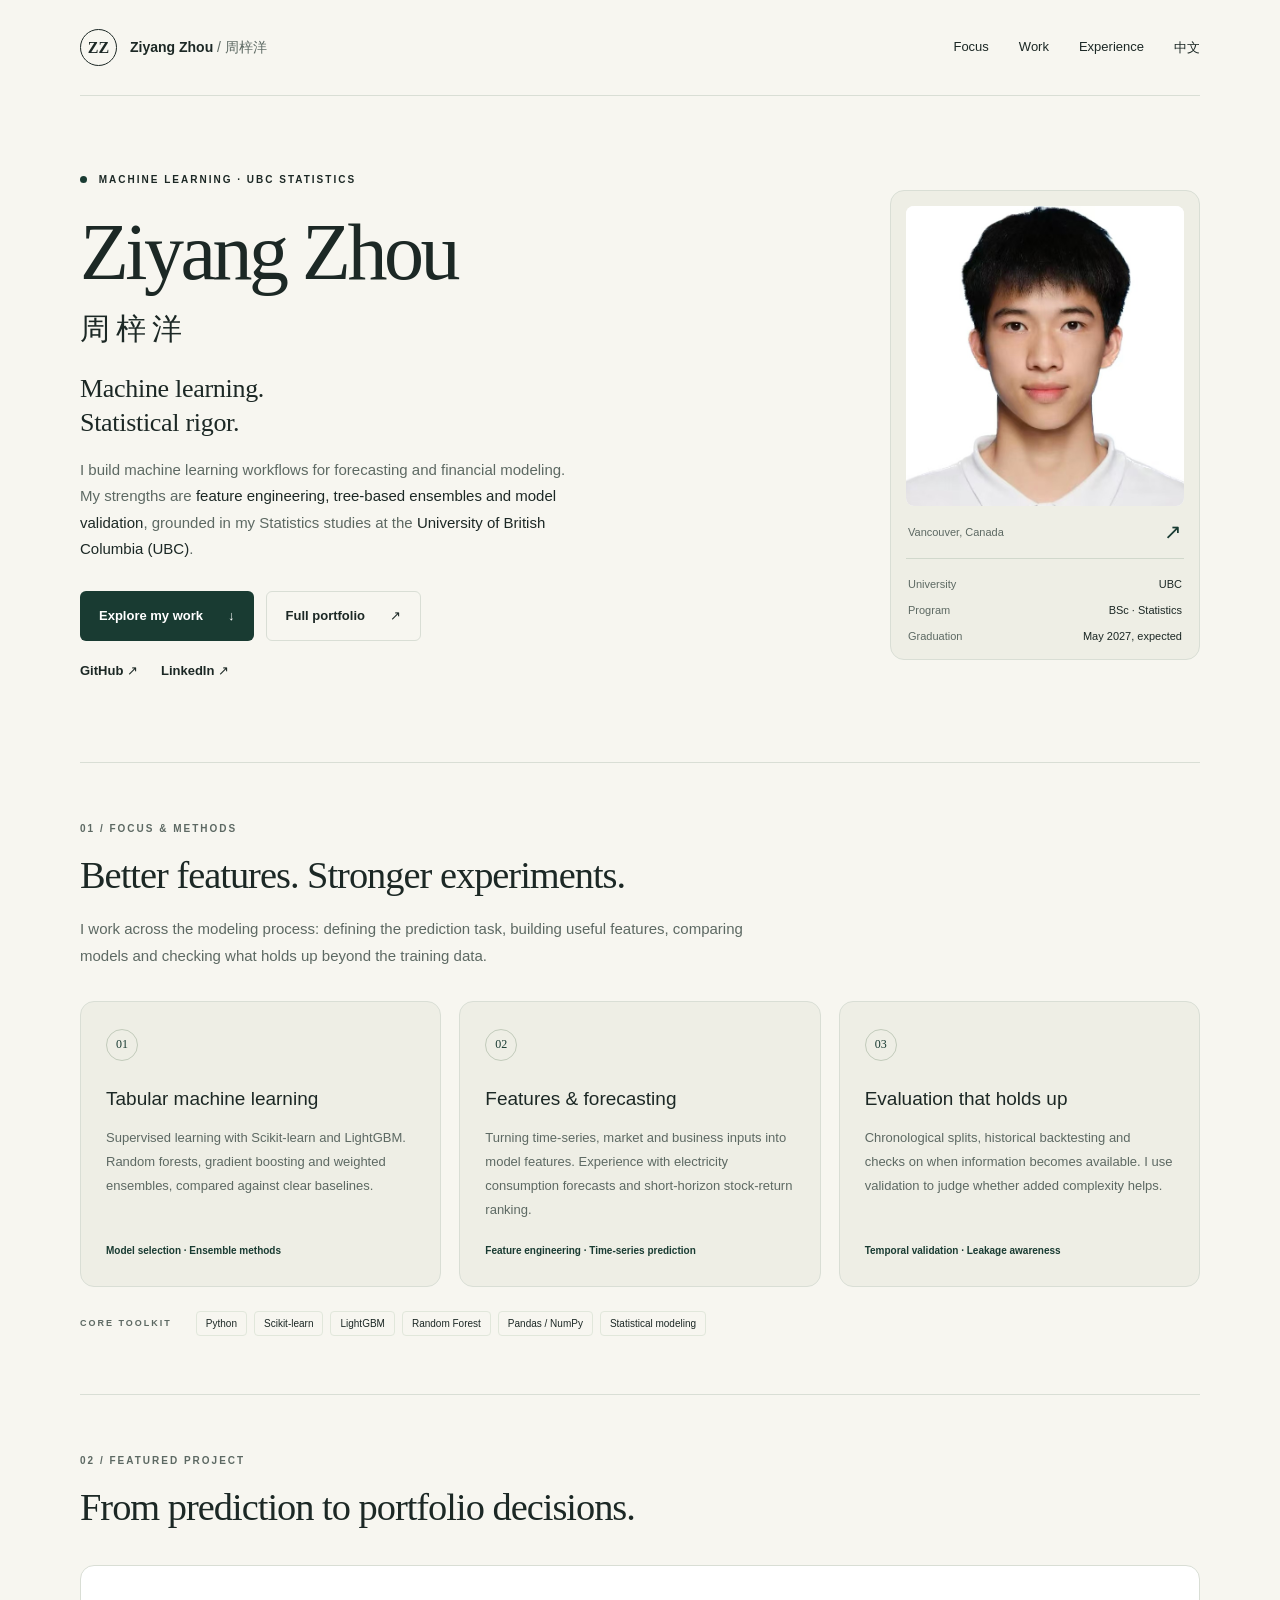
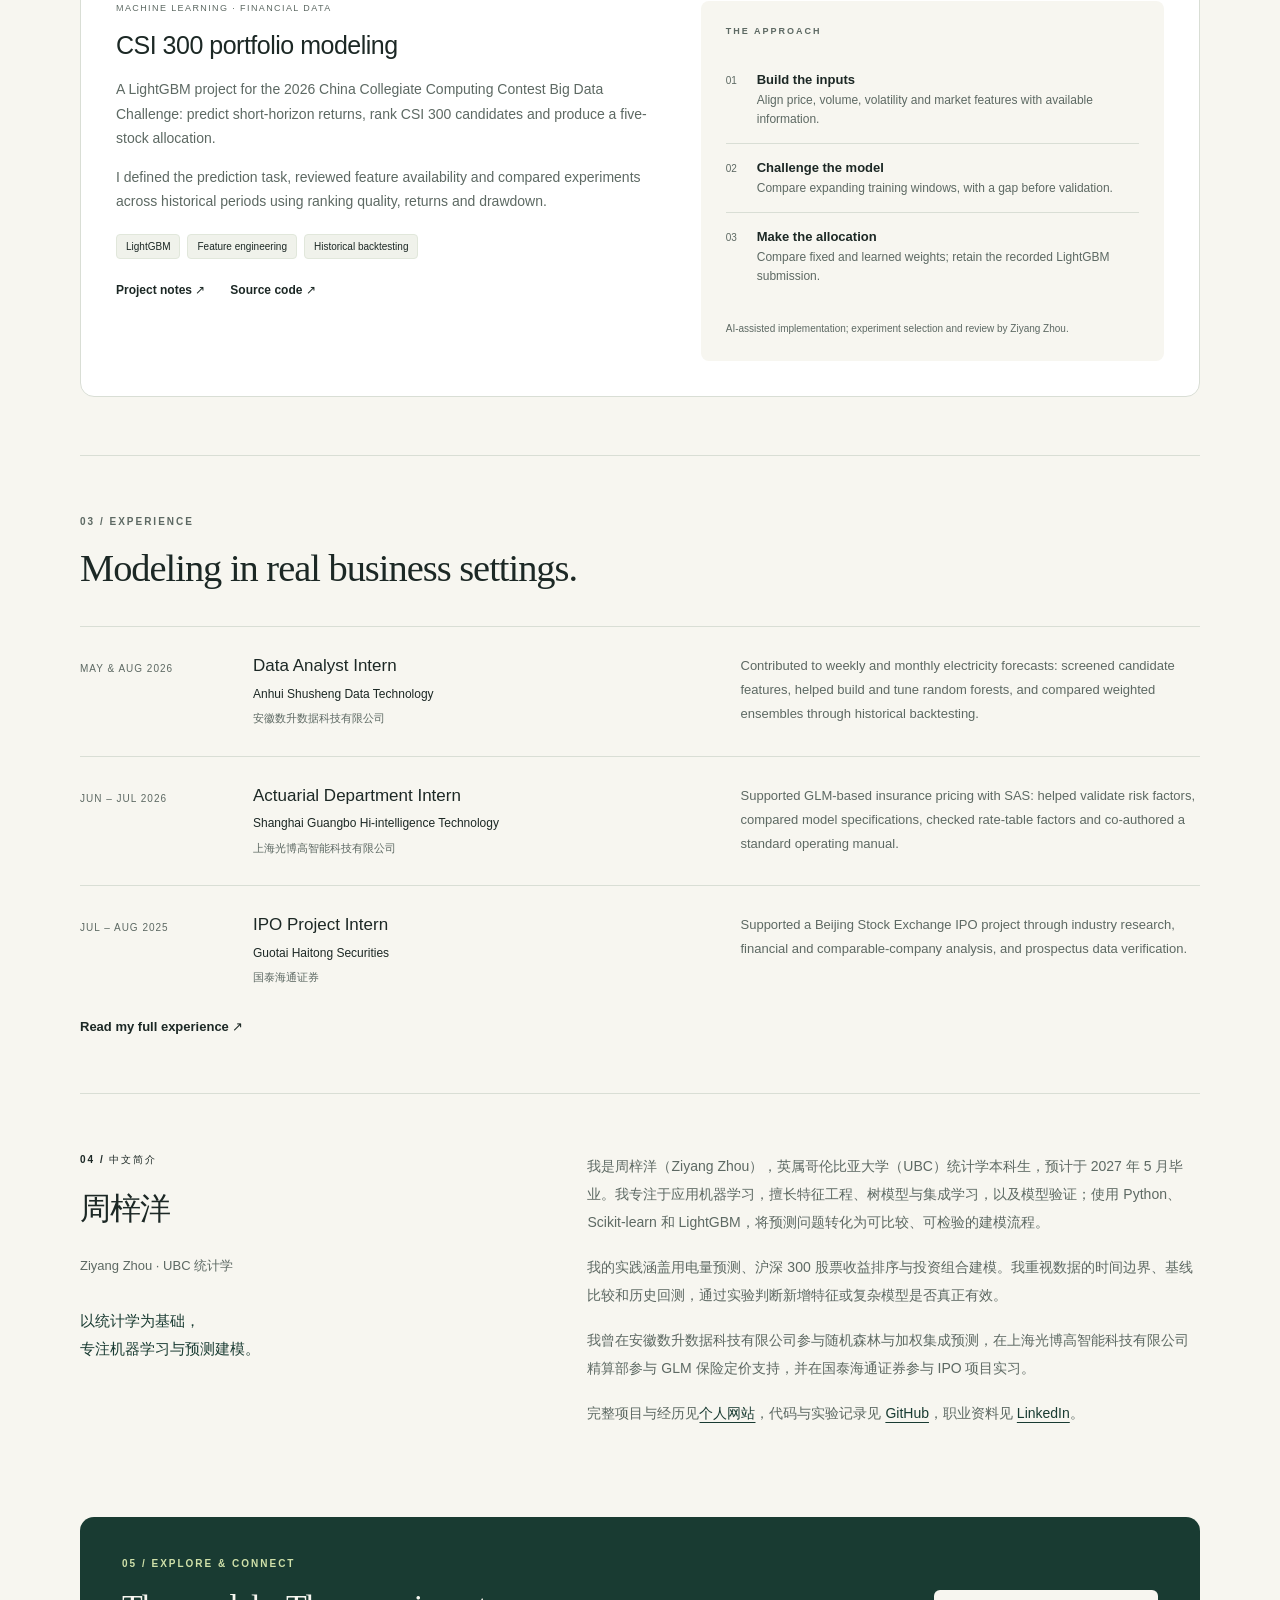
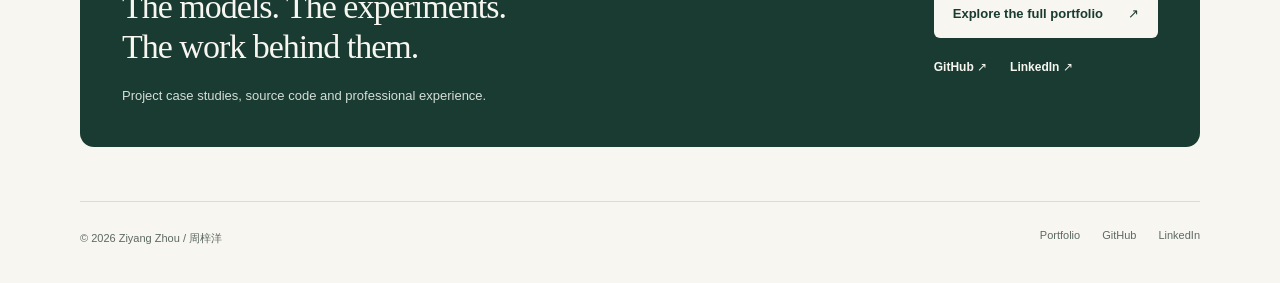
<file: index.html>
<!doctype html>
<html lang="en">
<head>
  <meta charset="utf-8">
  <meta name="viewport" content="width=device-width, initial-scale=1">
  <title>Ziyang Zhou (周梓洋) | Machine Learning · UBC Statistics</title>
  <meta name="description" content="Ziyang Zhou (周梓洋), UBC Statistics undergraduate focused on machine learning, feature engineering, tree ensembles and forecasting. Explore his models, projects and experience. 周梓洋，UBC 统计学，专注机器学习。">
  <meta name="author" content="Ziyang Zhou (周梓洋)">
  <meta name="google-site-verification" content="0de_2wKJBF3waGZEqocbaVvbZOpBc2Y_tY6AIkfnSMA">
  <meta name="robots" content="index, follow, max-image-preview:large, max-snippet:-1, max-video-preview:-1">
  <meta name="theme-color" content="#193b32">
  <link rel="canonical" href="https://asdzzyandzzy.github.io/">
  <link rel="icon" href="/favicon.svg" type="image/svg+xml">
  <link rel="stylesheet" href="/styles.css">
  <link rel="alternate" type="text/plain" href="/llms.txt" title="Public profile summary">
  <meta property="og:type" content="profile">
  <meta property="og:title" content="Ziyang Zhou (周梓洋) | Machine Learning · UBC Statistics">
  <meta property="og:description" content="Machine learning grounded in statistics. Feature engineering, tree ensembles, forecasting and model validation, with projects and experience from Ziyang Zhou (周梓洋).">
  <meta property="og:url" content="https://asdzzyandzzy.github.io/">
  <meta property="og:image" content="https://asdzzyandzzy.github.io/assets/portrait.jpg">
  <meta property="og:image:alt" content="Portrait of Ziyang Zhou (周梓洋)">
  <meta property="og:locale" content="en_CA">
  <meta property="og:locale:alternate" content="zh_CN">
  <meta name="twitter:card" content="summary">
  <meta name="twitter:title" content="Ziyang Zhou (周梓洋) | Machine Learning · UBC Statistics">
  <meta name="twitter:description" content="Applied machine learning, feature engineering and forecasting. Explore the work of Ziyang Zhou (周梓洋), a Statistics undergraduate at UBC.">
  <meta name="twitter:image" content="https://asdzzyandzzy.github.io/assets/portrait.jpg">
  <script type="application/ld+json">
  {
    "@context": "https://schema.org",
    "@graph": [
      {
        "@type": "ProfilePage",
        "@id": "https://asdzzyandzzy.github.io/#profile",
        "url": "https://asdzzyandzzy.github.io/",
        "name": "Ziyang Zhou (周梓洋) | Machine Learning · UBC Statistics",
        "dateCreated": "2026-10-05",
        "dateModified": "2026-10-06",
        "inLanguage": ["en", "zh-Hans"],
        "mainEntity": {"@id": "https://ziyangzhou.me/#person"},
        "hasPart": {"@id": "https://asdzzyandzzy.github.io/#csi300-project"}
      },
      {
        "@type": "Person",
        "@id": "https://ziyangzhou.me/#person",
        "name": "Ziyang Zhou",
        "alternateName": ["周梓洋", "Asdzzyandzzy"],
        "givenName": "Ziyang",
        "familyName": "Zhou",
        "url": "https://ziyangzhou.me/",
        "image": "https://asdzzyandzzy.github.io/assets/portrait.jpg",
        "description": "Ziyang Zhou (周梓洋) is a Statistics undergraduate at the University of British Columbia (UBC), focused on machine learning, feature engineering, tree ensembles, forecasting and model validation. BSc expected May 2027.",
        "knowsAbout": ["Machine learning", "Feature engineering", "Tree-based ensembles", "Time-series forecasting", "Model validation", "Python", "Scikit-learn", "LightGBM"],
        "affiliation": {
          "@type": "CollegeOrUniversity",
          "name": "University of British Columbia",
          "alternateName": ["UBC", "英属哥伦比亚大学"],
          "url": "https://www.ubc.ca/"
        },
        "sameAs": [
          "https://ziyangzhou.me/",
          "https://github.com/Asdzzyandzzy",
          "https://www.linkedin.com/in/ziyang-zhou-a9a16a391/"
        ]
      },
      {
        "@type": "CreativeWork",
        "@id": "https://asdzzyandzzy.github.io/#csi300-project",
        "name": "CSI 300 Portfolio Modeling Challenge",
        "url": "https://ziyangzhou.me/projects/csi300-portfolio-modeling-challenge/",
        "description": "A machine-learning competition project using LightGBM, time-aligned features and historical validation to rank CSI 300 stocks and produce a five-stock allocation. AI-assisted implementation, with experiment selection and review by Ziyang Zhou.",
        "author": {"@id": "https://ziyangzhou.me/#person"},
        "isPartOf": {"@id": "https://asdzzyandzzy.github.io/#profile"}
      }
    ]
  }
  </script>
</head>
<body>
  <a class="skip" href="#main">Skip to content</a>
  <header class="site-header wrap">
    <a class="brand" href="/" aria-label="Ziyang Zhou, home"><span class="monogram">ZZ</span><span>Ziyang Zhou <span lang="zh-Hans">/ 周梓洋</span></span></a>
    <nav aria-label="Main navigation">
      <a href="#focus">Focus</a>
      <a href="#work">Work</a>
      <a href="#experience">Experience</a>
      <a href="#about-cn" lang="zh-Hans">中文</a>
    </nav>
  </header>

  <main id="main" class="wrap">
    <section class="hero" aria-labelledby="name">
      <div class="hero-copy">
        <p class="eyebrow"><span class="dot"></span> MACHINE LEARNING · UBC STATISTICS</p>
        <h1 id="name">Ziyang Zhou<span lang="zh-Hans">周梓洋</span></h1>
        <p class="hero-lead">Machine learning.<br>Statistical rigor.</p>
        <p class="intro">I build machine learning workflows for forecasting and financial modeling. My strengths are <strong>feature engineering, tree-based ensembles and model validation</strong>, grounded in my Statistics studies at the <strong>University of British Columbia (UBC)</strong>.</p>
        <div class="hero-actions">
          <a class="button primary" href="#work">Explore my work <span aria-hidden="true">↓</span></a>
          <a class="button secondary" href="https://ziyangzhou.me/" rel="me">Full portfolio <span aria-hidden="true">↗</span></a>
        </div>
        <div class="profile-links"><a href="https://github.com/Asdzzyandzzy" rel="me">GitHub <span aria-hidden="true">↗</span></a><a href="https://www.linkedin.com/in/ziyang-zhou-a9a16a391/" rel="me">LinkedIn <span aria-hidden="true">↗</span></a></div>
      </div>
      <aside class="portrait-card" aria-label="Education at a glance">
        <div class="portrait-frame"><img src="/assets/portrait.jpg" alt="Ziyang Zhou (周梓洋), UBC Statistics student" width="671" height="675" fetchpriority="high"></div>
        <div class="portrait-caption"><span>Vancouver, Canada</span><span class="caption-mark" aria-hidden="true">↗</span></div>
        <dl class="education-facts">
          <div><dt>University</dt><dd>UBC</dd></div>
          <div><dt>Program</dt><dd>BSc · Statistics</dd></div>
          <div><dt>Graduation</dt><dd>May 2027, expected</dd></div>
        </dl>
      </aside>
    </section>

    <section id="focus" class="section" aria-labelledby="focus-heading">
      <div class="section-heading"><p class="eyebrow">01 / FOCUS &amp; METHODS</p><h2 id="focus-heading">Better features. Stronger experiments.</h2><p class="section-intro">I work across the modeling process: defining the prediction task, building useful features, comparing models and checking what holds up beyond the training data.</p></div>
      <div class="focus-grid">
        <article class="focus-card"><span class="focus-number" aria-hidden="true">01</span><h3>Tabular machine learning</h3><p>Supervised learning with Scikit-learn and LightGBM. Random forests, gradient boosting and weighted ensembles, compared against clear baselines.</p><p class="focus-detail">Model selection · Ensemble methods</p></article>
        <article class="focus-card"><span class="focus-number" aria-hidden="true">02</span><h3>Features &amp; forecasting</h3><p>Turning time-series, market and business inputs into model features. Experience with electricity consumption forecasts and short-horizon stock-return ranking.</p><p class="focus-detail">Feature engineering · Time-series prediction</p></article>
        <article class="focus-card"><span class="focus-number" aria-hidden="true">03</span><h3>Evaluation that holds up</h3><p>Chronological splits, historical backtesting and checks on when information becomes available. I use validation to judge whether added complexity helps.</p><p class="focus-detail">Temporal validation · Leakage awareness</p></article>
      </div>
      <div class="toolkit"><p class="eyebrow">CORE TOOLKIT</p><ul class="tags" aria-label="Core tools and methods"><li>Python</li><li>Scikit-learn</li><li>LightGBM</li><li>Random Forest</li><li>Pandas / NumPy</li><li>Statistical modeling</li></ul></div>
    </section>

    <section id="work" class="section" aria-labelledby="work-heading">
      <div class="section-heading"><p class="eyebrow">02 / FEATURED PROJECT</p><h2 id="work-heading">From prediction to portfolio decisions.</h2></div>
      <article id="csi300-project" class="project">
        <div class="project-description">
          <p class="project-kicker">MACHINE LEARNING · FINANCIAL DATA</p>
          <h3>CSI 300 portfolio modeling</h3>
          <p>A LightGBM project for the 2026 China Collegiate Computing Contest Big Data Challenge: predict short-horizon returns, rank CSI 300 candidates and produce a five-stock allocation.</p>
          <p class="project-contribution">I defined the prediction task, reviewed feature availability and compared experiments across historical periods using ranking quality, returns and drawdown.</p>
          <ul class="tags" aria-label="Project tools"><li>LightGBM</li><li>Feature engineering</li><li>Historical backtesting</li></ul>
          <div class="project-links"><a href="https://ziyangzhou.me/projects/csi300-portfolio-modeling-challenge/">Project notes <span aria-hidden="true">↗</span></a><a href="https://github.com/Asdzzyandzzy/2026-China-Collegiate-Computing-Contest-Big-Data-Challenge">Source code <span aria-hidden="true">↗</span></a></div>
        </div>
        <div class="project-method" aria-label="Project workflow">
          <p class="eyebrow">THE APPROACH</p>
          <ol><li><span>01</span><div><strong>Build the inputs</strong><br>Align price, volume, volatility and market features with available information.</div></li><li><span>02</span><div><strong>Challenge the model</strong><br>Compare expanding training windows, with a gap before validation.</div></li><li><span>03</span><div><strong>Make the allocation</strong><br>Compare fixed and learned weights; retain the recorded LightGBM submission.</div></li></ol>
          <p class="method-note">AI-assisted implementation; experiment selection and review by Ziyang Zhou.</p>
        </div>
      </article>
    </section>

    <section id="experience" class="section" aria-labelledby="experience-heading">
      <div class="section-heading"><p class="eyebrow">03 / EXPERIENCE</p><h2 id="experience-heading">Modeling in real business settings.</h2></div>
      <div class="experience-list">
        <article class="experience-row"><p class="date">MAY &amp; AUG 2026</p><div><h3>Data Analyst Intern</h3><p class="company">Anhui Shusheng Data Technology</p><p lang="zh-Hans" class="company-cn">安徽数升数据科技有限公司</p></div><p class="experience-summary">Contributed to weekly and monthly electricity forecasts: screened candidate features, helped build and tune random forests, and compared weighted ensembles through historical backtesting.</p></article>
        <article class="experience-row"><p class="date">JUN – JUL 2026</p><div><h3>Actuarial Department Intern</h3><p class="company">Shanghai Guangbo Hi-intelligence Technology</p><p lang="zh-Hans" class="company-cn">上海光博高智能科技有限公司</p></div><p class="experience-summary">Supported GLM-based insurance pricing with SAS: helped validate risk factors, compared model specifications, checked rate-table factors and co-authored a standard operating manual.</p></article>
        <article class="experience-row"><p class="date">JUL – AUG 2025</p><div><h3>IPO Project Intern</h3><p class="company">Guotai Haitong Securities</p><p lang="zh-Hans" class="company-cn">国泰海通证券</p></div><p class="experience-summary">Supported a Beijing Stock Exchange IPO project through industry research, financial and comparable-company analysis, and prospectus data verification.</p></article>
      </div>
      <a class="text-link section-link" href="https://ziyangzhou.me/experience/">Read my full experience <span aria-hidden="true">↗</span></a>
    </section>

    <section id="about-cn" class="section chinese-profile" lang="zh-Hans" aria-labelledby="chinese-heading">
      <div><p class="eyebrow">04 / 中文简介</p><h2 id="chinese-heading">周梓洋<br><span class="chinese-subtitle">Ziyang Zhou · UBC 统计学</span></h2><p class="chinese-focus">以统计学为基础，<br>专注机器学习与预测建模。</p></div>
      <div class="chinese-body"><p>我是周梓洋（Ziyang Zhou），英属哥伦比亚大学（UBC）统计学本科生，预计于 2027 年 5 月毕业。我专注于应用机器学习，擅长特征工程、树模型与集成学习，以及模型验证；使用 Python、Scikit-learn 和 LightGBM，将预测问题转化为可比较、可检验的建模流程。</p><p>我的实践涵盖用电量预测、沪深 300 股票收益排序与投资组合建模。我重视数据的时间边界、基线比较和历史回测，通过实验判断新增特征或复杂模型是否真正有效。</p><p>我曾在安徽数升数据科技有限公司参与随机森林与加权集成预测，在上海光博高智能科技有限公司精算部参与 GLM 保险定价支持，并在国泰海通证券参与 IPO 项目实习。</p><p>完整项目与经历见<a href="https://ziyangzhou.me/" rel="me">个人网站</a>，代码与实验记录见 <a href="https://github.com/Asdzzyandzzy" rel="me">GitHub</a>，职业资料见 <a href="https://www.linkedin.com/in/ziyang-zhou-a9a16a391/" rel="me">LinkedIn</a>。</p></div>
    </section>

    <section id="connect" class="connect" aria-labelledby="connect-heading"><div><p class="eyebrow">05 / EXPLORE &amp; CONNECT</p><h2 id="connect-heading">The models. The experiments.<br>The work behind them.</h2><p class="connect-intro">Project case studies, source code and professional experience.</p></div><div class="connect-links"><a class="button light" href="https://ziyangzhou.me/" rel="me">Explore the full portfolio <span aria-hidden="true">↗</span></a><div class="profile-links"><a href="https://github.com/Asdzzyandzzy" rel="me">GitHub <span aria-hidden="true">↗</span></a><a href="https://www.linkedin.com/in/ziyang-zhou-a9a16a391/" rel="me">LinkedIn <span aria-hidden="true">↗</span></a></div></div></section>
  </main>
  <footer class="site-footer wrap"><p>© 2026 Ziyang Zhou <span lang="zh-Hans">/ 周梓洋</span></p><div><a href="https://ziyangzhou.me/" rel="me">Portfolio</a><a href="https://github.com/Asdzzyandzzy" rel="me">GitHub</a><a href="https://www.linkedin.com/in/ziyang-zhou-a9a16a391/" rel="me">LinkedIn</a></div></footer>
</body>
</html>
</file>
<file: styles.css>
:root{--paper:#f7f6f0;--ink:#1c2825;--muted:#5d6963;--green:#193b32;--line:#d9ded5;--accent:#cfe0a9;--white:#fff;--radius:14px;font-family:Arial,"Helvetica Neue","Microsoft YaHei",sans-serif;color:var(--ink);background:var(--paper);font-synthesis:none}
*{box-sizing:border-box}html{scroll-behavior:smooth;scroll-padding-top:32px}body{margin:0}a{color:inherit;text-decoration:none}a:hover{text-decoration:underline;text-underline-offset:5px}a:focus-visible{outline:3px solid #4a765b;outline-offset:6px}img{display:block;max-width:100%;height:auto}p{margin:0;line-height:1.75}h1,h2,h3{margin:0;font-weight:500}h2{font-family:Georgia,"Times New Roman",serif;font-size:clamp(29px,3vw,41px);line-height:1.2;letter-spacing:-1px}h3{font-size:21px;line-height:1.4}.wrap{width:min(1120px,calc(100% - 80px));margin-inline:auto}.skip{position:absolute;left:16px;top:-80px;background:var(--white);padding:12px;z-index:10}.skip:focus{top:16px}.site-header{min-height:96px;display:flex;justify-content:space-between;align-items:center;border-bottom:1px solid var(--line);gap:24px}.brand{display:flex;align-items:center;gap:13px;font-size:14px;font-weight:600}.brand>span>span{color:var(--muted);font-weight:400}.monogram{display:grid;place-items:center;width:37px;height:37px;border:1px solid var(--ink);border-radius:50%;font-family:Georgia,serif;font-size:16px}.site-header nav{display:flex;gap:30px;font-size:13px}.hero{display:grid;grid-template-columns:minmax(0,1fr) 310px;gap:110px;padding:76px 0 84px;align-items:center}.eyebrow{font-size:10px;font-weight:700;letter-spacing:2px;line-height:1.5}.dot{display:inline-block;width:7px;height:7px;border-radius:50%;background:var(--green);margin-right:7px}.hero h1{font-family:Georgia,"Times New Roman",serif;font-size:clamp(52px,6.5vw,80px);line-height:1.05;letter-spacing:-3.5px;margin:23px 0 27px}.hero h1>span{display:block;font-family:"Microsoft YaHei","PingFang SC",sans-serif;font-size:30px;font-weight:400;letter-spacing:6px;margin-top:19px}.hero-lead{font-family:Georgia,"Times New Roman",serif;font-size:26px;line-height:1.32;letter-spacing:-.3px;margin-bottom:17px}.intro{font-size:15px;max-width:505px;color:var(--muted)}.intro strong{font-weight:500;color:var(--ink)}.hero-actions{display:flex;gap:12px;flex-wrap:wrap;margin-top:29px}.button{display:inline-flex;align-items:center;justify-content:space-between;gap:25px;padding:16px 19px;border-radius:6px;font-size:13px;font-weight:600;line-height:1.25;min-height:48px}.button:hover{text-decoration:none;filter:brightness(.95)}.primary{background:var(--green);color:var(--white)}.secondary{border:1px solid var(--line)}.text-link{display:inline-block;font-size:13px;font-weight:600;margin-top:21px}.portrait-card{padding:15px 15px 4px;background:#eeeee5;border:1px solid var(--line);border-radius:var(--radius)}.portrait-frame{overflow:hidden;border-radius:8px;background:white}.portrait-frame img{width:100%;aspect-ratio:1/1.08;object-fit:cover;object-position:center 35%}.portrait-caption{display:flex;justify-content:space-between;align-items:center;font-size:11px;color:var(--muted);padding:14px 2px;border-bottom:1px solid #d1d8cc}.caption-mark{color:var(--green);font-size:21px}.education-facts{margin:12px 2px 6px}.education-facts>div{display:flex;justify-content:space-between;gap:12px;font-size:11px;padding:7px 0}.education-facts dt{color:var(--muted)}.education-facts dd{margin:0;text-align:right}.section{padding:58px 0;border-top:1px solid var(--line)}.section-heading .eyebrow{margin-bottom:16px;color:var(--muted)}.project{display:grid;grid-template-columns:1.15fr 1fr;gap:52px;margin-top:35px;padding:35px;background:#fff;border:1px solid var(--line);border-radius:var(--radius)}.project-kicker{color:var(--muted);font-size:9px;letter-spacing:1.4px;margin-bottom:11px}.project h3{font-size:25px;letter-spacing:-.5px;margin-bottom:14px}.project-description>p:not(.project-kicker){font-size:14px;color:var(--muted)}.tags{padding:0;list-style:none;display:flex;flex-wrap:wrap;gap:7px;margin:20px 0 24px}.tags li{font-size:10px;background:#f0f2eb;border:1px solid #e1e7db;padding:6px 9px;border-radius:4px}.project-links{display:flex;gap:25px;font-size:12px;font-weight:600}.project-method{padding:24px 25px;background:var(--paper);border-radius:8px;align-self:stretch;display:flex;flex-direction:column;justify-content:center}.project-method>.eyebrow{font-size:9px;color:var(--muted)}.project-method ol{list-style:none;margin:17px 0 20px;padding:0}.project-method li{display:flex;gap:14px;align-items:baseline;font-size:13px;padding:14px 0;border-bottom:1px solid var(--line);line-height:1.6}.project-method li span{font-size:10px;color:var(--muted)}.method-note{color:var(--muted);font-size:10px;line-height:1.7}.experience-list{margin-top:35px}.experience-row{display:grid;grid-template-columns:145px 1fr 1fr;gap:28px;border-top:1px solid var(--line);padding:27px 0}.date{font-size:10px;letter-spacing:1px;color:var(--muted);padding-top:6px}.experience-row h3{font-size:17px;margin-bottom:6px}.company{font-size:12px;line-height:1.7}.company-cn{font-size:11px;color:var(--muted);margin-top:5px}.experience-summary{font-size:13px;color:var(--muted);line-height:1.85}.section-link{margin-top:4px}.chinese-profile{display:grid;grid-template-columns:1fr 1.4fr;gap:70px}.chinese-profile h2{font-family:"Microsoft YaHei","PingFang SC",sans-serif;font-size:31px;font-weight:400;line-height:1.65;margin-top:16px}.chinese-subtitle{font-family:Arial,sans-serif;font-size:13px;color:var(--muted);letter-spacing:0}.chinese-body p{font-size:14px;line-height:2;color:var(--muted);margin-bottom:17px}.chinese-body a{text-decoration:underline;text-underline-offset:4px;color:var(--green)}.connect{background:var(--green);color:var(--paper);border-radius:var(--radius);padding:39px 42px;display:flex;align-items:center;justify-content:space-between;gap:32px;margin:15px 0 54px}.connect .eyebrow{color:var(--accent);margin-bottom:16px}.connect h2{font-size:34px}.light{background:var(--paper);color:var(--green)}.site-footer{border-top:1px solid var(--line);display:flex;justify-content:space-between;gap:20px;padding:27px 0 35px;color:var(--muted);font-size:11px}.site-footer>div{display:flex;gap:22px}
.profile-links{display:flex;gap:23px;flex-wrap:wrap;font-size:13px;font-weight:600;margin-top:22px}
.section-intro{font-size:15px;color:var(--muted);max-width:700px;margin-top:18px}
.focus-grid{display:grid;grid-template-columns:repeat(3,minmax(0,1fr));gap:18px;margin-top:32px}
.focus-card{display:flex;flex-direction:column;padding:27px 25px;background:#eeeee5;border:1px solid var(--line);border-radius:var(--radius)}
.focus-number{display:grid;place-items:center;width:32px;height:32px;border:1px solid #c2cbbb;border-radius:50%;font-family:Georgia,"Times New Roman",serif;font-size:12px;color:var(--green);margin-bottom:25px}
.focus-card h3{font-size:19px;line-height:1.4;margin-bottom:13px}
.focus-card>p{font-size:13px;color:var(--muted);line-height:1.85}
.focus-card .focus-detail{font-size:10px;font-weight:600;color:var(--green);padding-top:20px;margin-top:auto;line-height:1.75}
.toolkit{display:flex;gap:24px;align-items:center;flex-wrap:wrap;margin-top:24px}
.toolkit>.eyebrow{font-size:9px;color:var(--muted)}
.toolkit .tags{margin:0}
.toolkit .tags li{background:transparent}
.project-description>.project-contribution{margin-top:14px}
.project-method strong{font-size:13px;font-weight:600;color:var(--ink)}
.project-method li{font-size:12px;color:var(--muted)}
.project-method li>span{flex:0 0 17px}
.project-method li:last-child{border-bottom:0}
.chinese-focus{font-size:15px;line-height:1.9;color:var(--green);margin-top:22px}
.connect-intro{font-size:13px;color:#d3ded7;margin-top:17px}
.connect-links{flex-shrink:0}
.connect-links .profile-links{font-size:12px}
@media(min-width:1400px){.hero{padding-block:90px}.hero h1{font-size:86px}}
@media(max-width:900px){.wrap{width:calc(100% - 48px)}.hero{gap:40px;grid-template-columns:minmax(0,1fr) 270px}.hero h1{font-size:61px}.project{gap:25px;padding:25px}.experience-row{grid-template-columns:110px 1fr;gap:18px}.experience-summary{grid-column:2}.chinese-profile{gap:35px}}
@media(max-width:640px){.wrap{width:calc(100% - 40px)}.site-header{min-height:80px;flex-wrap:wrap;padding:18px 0;gap:18px}.brand{font-size:12px}.site-header nav{gap:22px;font-size:12px}.hero{grid-template-columns:1fr;padding:43px 0 46px;gap:35px}.hero h1{font-size:64px;letter-spacing:-3px;margin-top:22px}.hero h1>span{font-size:27px}.hero-lead{font-size:25px}.intro{font-size:14px}.hero-actions{gap:10px}.button{font-size:12px;padding:15px 16px;gap:20px}.portrait-card{width:min(100%,330px);justify-self:center}.portrait-frame img{aspect-ratio:1/1}.section{padding:39px 0}.project{grid-template-columns:1fr;padding:22px;gap:25px}.project h3{font-size:23px}.project-method{padding:21px}.experience-row{grid-template-columns:1fr;gap:10px;padding:23px 0}.experience-summary{grid-column:auto}.date{padding:0}.chinese-profile{grid-template-columns:1fr;gap:22px}.chinese-profile h2{font-size:29px;margin-top:12px}.chinese-body p{font-size:14px}.connect{padding:28px;flex-direction:column;align-items:flex-start;margin:10px 0 35px;gap:26px}.connect h2{font-size:31px}.site-footer{flex-direction:column;font-size:11px;gap:13px}}
@media(max-width:900px){.focus-card{padding:23px 19px}.connect{align-items:flex-start;flex-direction:column}.connect-links{width:100%}}
@media(max-width:760px){.focus-grid{grid-template-columns:1fr;gap:14px}.focus-card{padding:24px}.focus-number{margin-bottom:17px}.focus-card .focus-detail{padding-top:16px}.toolkit{gap:13px}.section-intro{font-size:14px}.connect h2{font-size:30px}}
@media(max-width:360px){.hero h1{font-size:56px}.hero .eyebrow{font-size:9px;letter-spacing:1.3px}.site-header nav{gap:17px}.project-links{gap:18px}.connect{padding:23px}.connect h2{font-size:27px}.connect .button{gap:13px}}
@media(prefers-reduced-motion:reduce){html{scroll-behavior:auto}}
</file>
